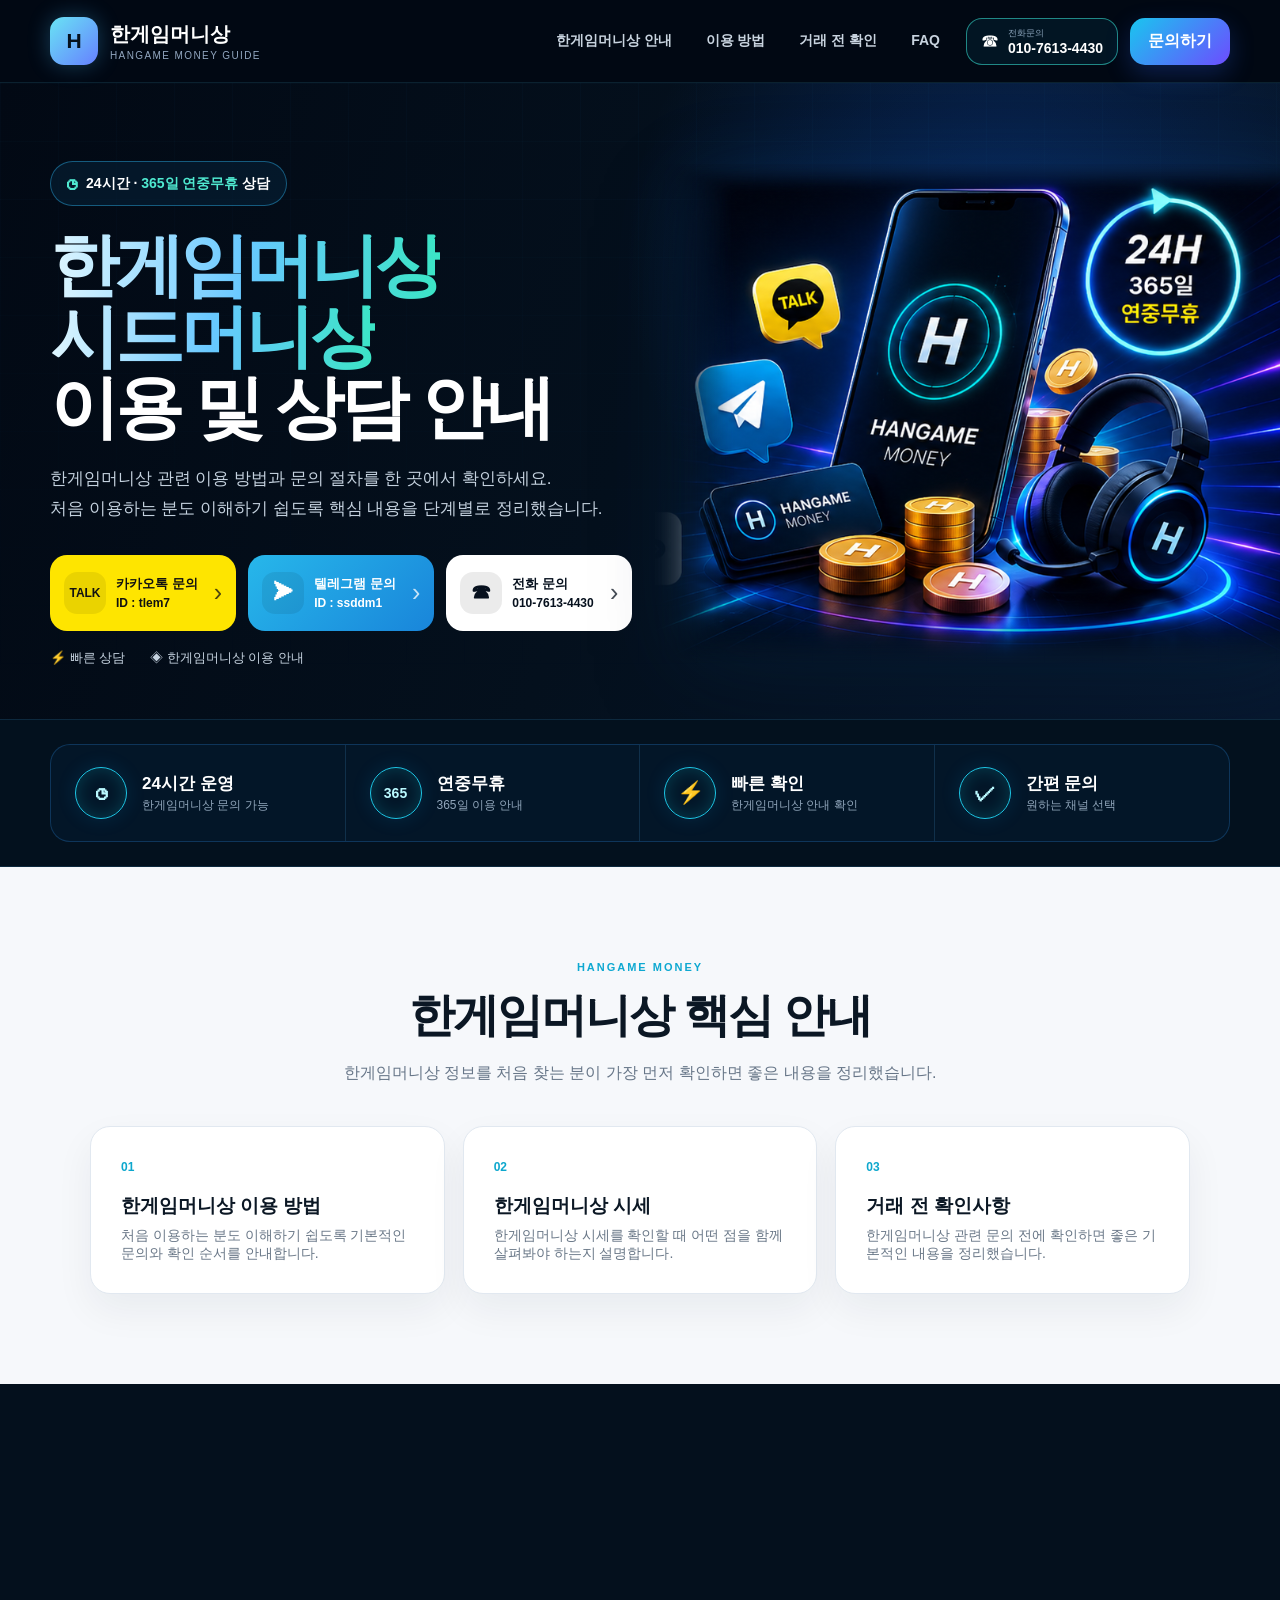
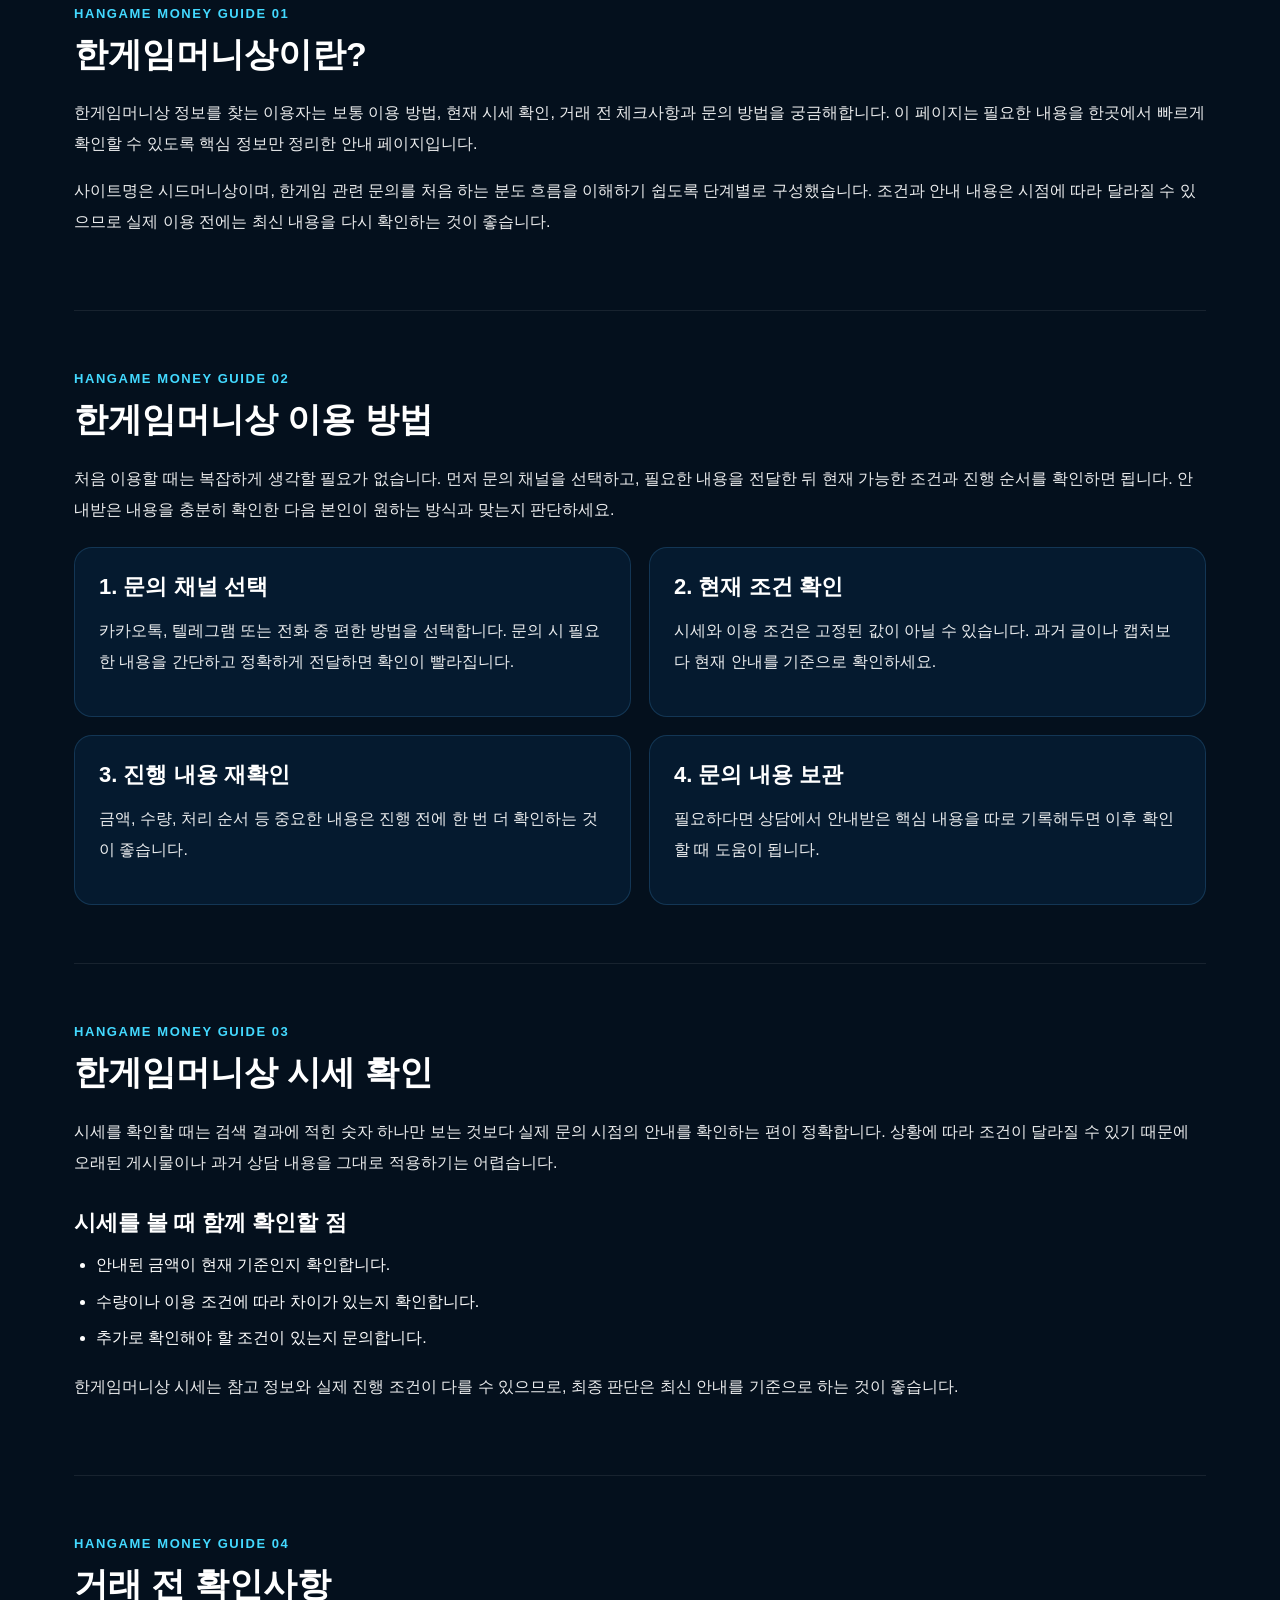
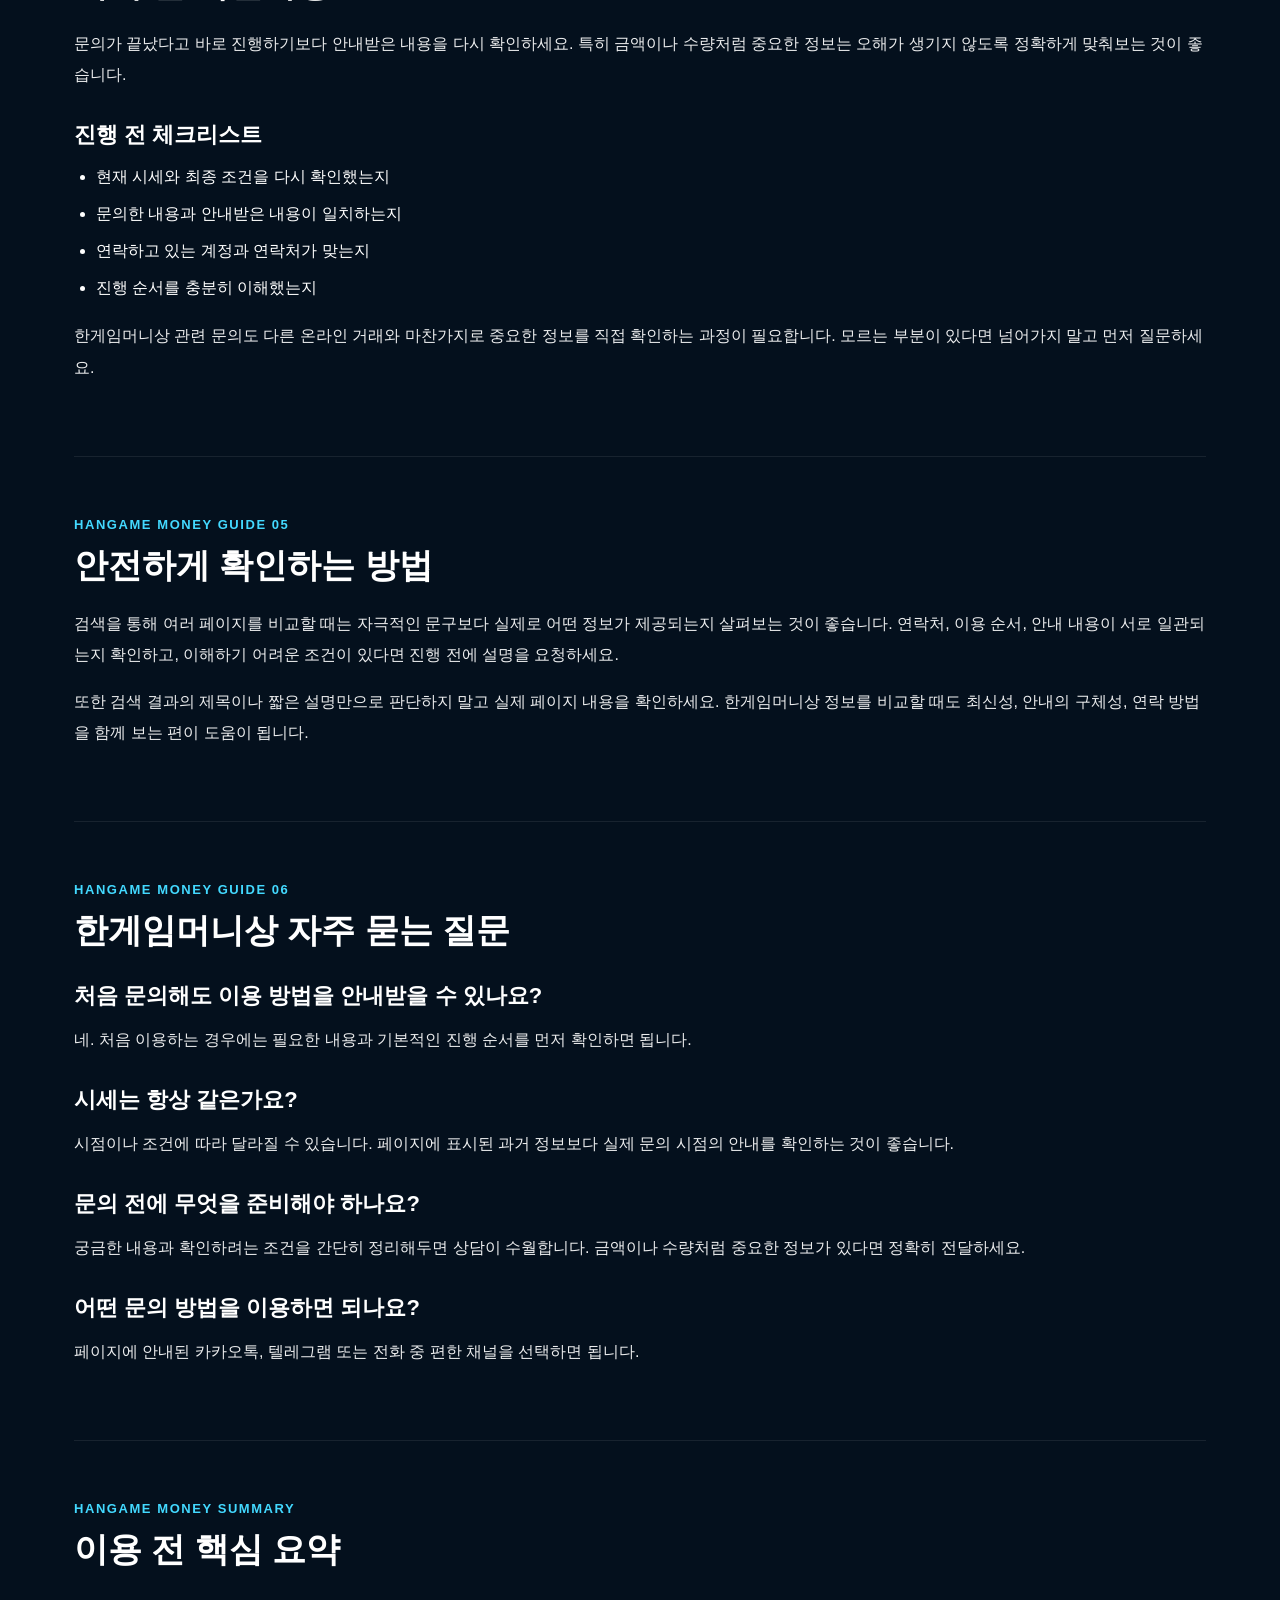
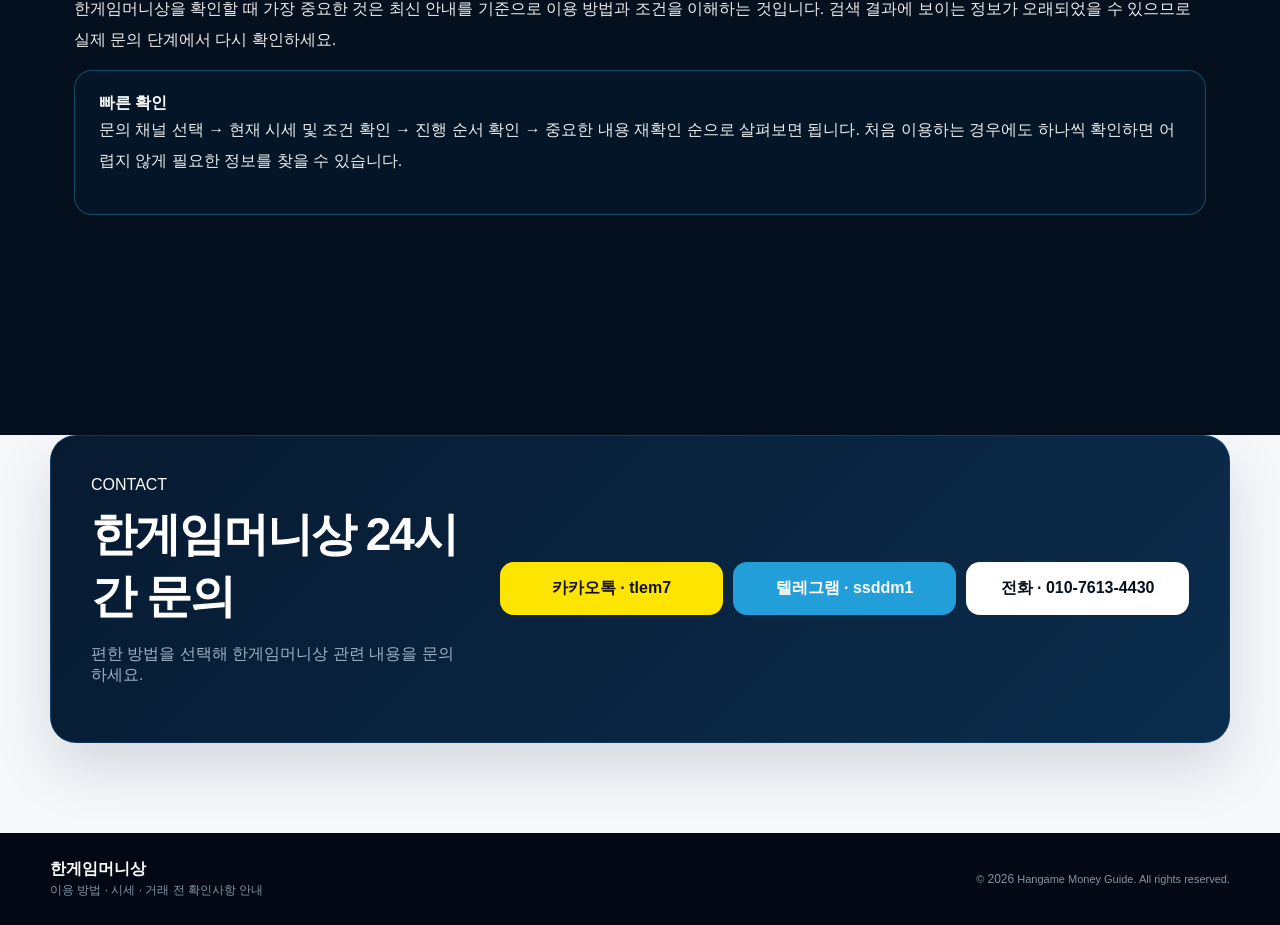
<file: index.html>
<!doctype html>
<html lang="ko">
<head>
<!-- Google tag (gtag.js) -->
<script async src="https://www.googletagmanager.com/gtag/js?id=G-CXNK01B557"></script>
<script>
  window.dataLayer = window.dataLayer || [];
  function gtag(){dataLayer.push(arguments);}
  gtag('js', new Date());
  gtag('config', 'G-CXNK01B557');
</script>
<meta charset="utf-8">
<meta name="viewport" content="width=device-width, initial-scale=1">
<title>한게임머니상 | 이용방법·시세·거래 전 확인사항</title>
<meta name="description" content="한게임머니상 이용방법, 시세 확인, 거래 전 확인사항, 상담 절차와 자주 묻는 질문을 자세히 안내합니다. 한게임머니상 정보를 한 곳에서 확인하세요.">
<meta name="keywords" content="한게임머니상">
<meta name="robots" content="index,follow,max-image-preview:large,max-snippet:-1,max-video-preview:-1">
<meta name="author" content="한게임머니상">
<meta name="theme-color" content="#020914">
<link rel="canonical" href="https://xmaos001-droid.github.io/hangame-money/">
<link rel="stylesheet" href="./styles.css">
<meta property="og:type" content="website">
<meta property="og:locale" content="ko_KR">
<meta property="og:title" content="한게임머니상 | 이용방법·시세·거래 전 확인사항">
<meta property="og:description" content="한게임머니상 이용방법과 시세, 거래 전 확인사항, 문의 절차를 자세히 확인하세요.">
<meta property="og:url" content="https://xmaos001-droid.github.io/hangame-money/">
<meta property="og:site_name" content="한게임머니상">
<script type="application/ld+json">
{
  "@context":"https://schema.org",
  "@graph":[
    {
      "@type":"WebSite",
      "url":"https://xmaos001-droid.github.io/hangame-money/",
      "name":"한게임머니상",
      "inLanguage":"ko-KR"
    },
    {
      "@type":"WebPage",
      "url":"https://xmaos001-droid.github.io/hangame-money/",
      "name":"한게임머니상 | 이용방법·시세·거래 전 확인사항",
      "description":"한게임머니상 이용방법, 시세 확인, 거래 전 확인사항과 문의 절차를 자세히 안내합니다.",
      "inLanguage":"ko-KR"
    }
  ]
}
</script>

<style>
.longform-wrap{max-width:1180px;margin:0 auto;padding:72px 24px}
.longform-section{padding:58px 0;border-bottom:1px solid rgba(255,255,255,.08)}
.longform-section:last-child{border-bottom:0}
.longform-section .kicker{display:inline-block;margin-bottom:12px;font-size:13px;font-weight:800;letter-spacing:.12em;color:#43d9ff}
.longform-section h2{margin:0 0 22px;font-size:34px;line-height:1.25}
.longform-section h3{margin:30px 0 12px;font-size:22px;line-height:1.4}
.longform-section p{margin:0 0 15px;font-size:16px;line-height:1.95;opacity:.92}
.longform-section ul{margin:12px 0 18px;padding-left:22px}
.longform-section li{margin:8px 0;line-height:1.8}
.keyword-note{padding:22px 24px;border:1px solid rgba(67,217,255,.28);border-radius:18px;background:rgba(5,27,49,.55)}
.article-grid{display:grid;grid-template-columns:repeat(2,minmax(0,1fr));gap:18px;margin-top:22px}
.article-card{padding:24px;border-radius:18px;background:rgba(8,35,61,.58);border:1px solid rgba(82,181,255,.18)}
.article-card h3{margin-top:0}
@media(max-width:760px){.article-grid{grid-template-columns:1fr}.longform-section h2{font-size:28px}}
</style>

</head>
<body>
<header class="header">
  <div class="wrap nav">
    <a href="#top" class="brand">
      <span class="brand-mark">H</span>
      <span class="brand-copy"><strong>한게임머니상</strong><small>HANGAME MONEY GUIDE</small></span>
    </a>
    <nav class="nav-links">
      <a href="#about">한게임머니상 안내</a>
      <a href="#guide">이용 방법</a>
      <a href="#check">거래 전 확인</a>
      <a href="#faq">FAQ</a>
    </nav>
    <div class="nav-actions">
      <a href="tel:01076134430" class="phone-chip">
        <span class="phone-icon">☎</span>
        <span><small>전화문의</small><strong>010-7613-4430</strong></span>
      </a>
      <a href="#contact" class="inquiry-btn">문의하기</a>
    </div>
  </div>
</header>

<main>
<section id="top" class="hero">
  <div class="wrap hero-grid">
    <div class="hero-copy">
      <div class="availability"><span class="clock">◷</span><span>24시간 · <b>365일 연중무휴</b> 상담</span></div>
     <h1>
  <span>한게임머니상</span><br>
  <span>시드머니상</span><br>
  이용 및 상담 안내
</h1>
      <p class="hero-desc">한게임머니상 관련 이용 방법과 문의 절차를 한 곳에서 확인하세요.<br>처음 이용하는 분도 이해하기 쉽도록 핵심 내용을 단계별로 정리했습니다.</p>
      <div class="cta-row">
        <button type="button" class="cta kakao" id="kakaoCopy"><span class="cta-icon">TALK</span><span class="cta-copy"><small>카카오톡 문의</small><strong>ID : tlem7</strong></span><span class="cta-arrow">›</span></button>
        <a class="cta telegram" href="https://t.me/ssddm1" target="_blank" rel="noopener"><span class="cta-icon plane">➤</span><span class="cta-copy"><small>텔레그램 문의</small><strong>ID : ssddm1</strong></span><span class="cta-arrow">›</span></a>
        <a class="cta phone" href="tel:01076134430"><span class="cta-icon phoneico">☎</span><span class="cta-copy"><small>전화 문의</small><strong>010-7613-4430</strong></span><span class="cta-arrow">›</span></a>
      </div>
      <div class="quick-row"><span>⚡ 빠른 상담</span><span>◈ 한게임머니상 이용 안내</span></div>
    </div>
    <div class="hero-art"><div class="art-glow"></div><img src="./hero-visual.png" alt="한게임머니상 이용 및 상담 안내"></div>
  </div>
</section>

<section class="feature-strip">
  <div class="wrap feature-grid">
    <article><span class="feature-icon">◷</span><div><strong>24시간 운영</strong><small>한게임머니상 문의 가능</small></div></article>
    <article><span class="feature-icon small-num">365</span><div><strong>연중무휴</strong><small>365일 이용 안내</small></div></article>
    <article><span class="feature-icon">⚡</span><div><strong>빠른 확인</strong><small>한게임머니상 안내 확인</small></div></article>
    <article><span class="feature-icon">✓</span><div><strong>간편 문의</strong><small>원하는 채널 선택</small></div></article>
  </div>
</section>

<section id="about" class="section light">
  <div class="wrap narrow">
    <div class="section-head"><span>HANGAME MONEY</span><h2>한게임머니상 핵심 안내</h2><p>한게임머니상 정보를 처음 찾는 분이 가장 먼저 확인하면 좋은 내용을 정리했습니다.</p></div>
    <div class="service-cards">
      <article><b>01</b><h3>한게임머니상 이용 방법</h3><p>처음 이용하는 분도 이해하기 쉽도록 기본적인 문의와 확인 순서를 안내합니다.</p></article>
      <article><b>02</b><h3>한게임머니상 시세</h3><p>한게임머니상 시세를 확인할 때 어떤 점을 함께 살펴봐야 하는지 설명합니다.</p></article>
      <article><b>03</b><h3>거래 전 확인사항</h3><p>한게임머니상 관련 문의 전에 확인하면 좋은 기본적인 내용을 정리했습니다.</p></article>
    </div>
  </div>
</section>
<section class="section dark"><div class="longform-wrap">

<article id="info1" class="longform-section">
  <span class="kicker">HANGAME MONEY GUIDE 01</span>
  <h2>한게임머니상이란?</h2>
  <p>한게임머니상 정보를 찾는 이용자는 보통 이용 방법, 현재 시세 확인, 거래 전 체크사항과 문의 방법을 궁금해합니다. 이 페이지는 필요한 내용을 한곳에서 빠르게 확인할 수 있도록 핵심 정보만 정리한 안내 페이지입니다.</p>
  <p>사이트명은 시드머니상이며, 한게임 관련 문의를 처음 하는 분도 흐름을 이해하기 쉽도록 단계별로 구성했습니다. 조건과 안내 내용은 시점에 따라 달라질 수 있으므로 실제 이용 전에는 최신 내용을 다시 확인하는 것이 좋습니다.</p>
</article>

<article id="guide" class="longform-section">
  <span class="kicker">HANGAME MONEY GUIDE 02</span>
  <h2>한게임머니상 이용 방법</h2>
  <p>처음 이용할 때는 복잡하게 생각할 필요가 없습니다. 먼저 문의 채널을 선택하고, 필요한 내용을 전달한 뒤 현재 가능한 조건과 진행 순서를 확인하면 됩니다. 안내받은 내용을 충분히 확인한 다음 본인이 원하는 방식과 맞는지 판단하세요.</p>
  <div class="article-grid">
    <div class="article-card"><h3>1. 문의 채널 선택</h3><p>카카오톡, 텔레그램 또는 전화 중 편한 방법을 선택합니다. 문의 시 필요한 내용을 간단하고 정확하게 전달하면 확인이 빨라집니다.</p></div>
    <div class="article-card"><h3>2. 현재 조건 확인</h3><p>시세와 이용 조건은 고정된 값이 아닐 수 있습니다. 과거 글이나 캡처보다 현재 안내를 기준으로 확인하세요.</p></div>
    <div class="article-card"><h3>3. 진행 내용 재확인</h3><p>금액, 수량, 처리 순서 등 중요한 내용은 진행 전에 한 번 더 확인하는 것이 좋습니다.</p></div>
    <div class="article-card"><h3>4. 문의 내용 보관</h3><p>필요하다면 상담에서 안내받은 핵심 내용을 따로 기록해두면 이후 확인할 때 도움이 됩니다.</p></div>
  </div>
</article>

<article id="price" class="longform-section">
  <span class="kicker">HANGAME MONEY GUIDE 03</span>
  <h2>한게임머니상 시세 확인</h2>
  <p>시세를 확인할 때는 검색 결과에 적힌 숫자 하나만 보는 것보다 실제 문의 시점의 안내를 확인하는 편이 정확합니다. 상황에 따라 조건이 달라질 수 있기 때문에 오래된 게시물이나 과거 상담 내용을 그대로 적용하기는 어렵습니다.</p>
  <h3>시세를 볼 때 함께 확인할 점</h3>
  <ul>
    <li>안내된 금액이 현재 기준인지 확인합니다.</li>
    <li>수량이나 이용 조건에 따라 차이가 있는지 확인합니다.</li>
    <li>추가로 확인해야 할 조건이 있는지 문의합니다.</li>
  </ul>
  <p>한게임머니상 시세는 참고 정보와 실제 진행 조건이 다를 수 있으므로, 최종 판단은 최신 안내를 기준으로 하는 것이 좋습니다.</p>
</article>

<article id="check" class="longform-section">
  <span class="kicker">HANGAME MONEY GUIDE 04</span>
  <h2>거래 전 확인사항</h2>
  <p>문의가 끝났다고 바로 진행하기보다 안내받은 내용을 다시 확인하세요. 특히 금액이나 수량처럼 중요한 정보는 오해가 생기지 않도록 정확하게 맞춰보는 것이 좋습니다.</p>
  <h3>진행 전 체크리스트</h3>
  <ul>
    <li>현재 시세와 최종 조건을 다시 확인했는지</li>
    <li>문의한 내용과 안내받은 내용이 일치하는지</li>
    <li>연락하고 있는 계정과 연락처가 맞는지</li>
    <li>진행 순서를 충분히 이해했는지</li>
  </ul>
  <p>한게임머니상 관련 문의도 다른 온라인 거래와 마찬가지로 중요한 정보를 직접 확인하는 과정이 필요합니다. 모르는 부분이 있다면 넘어가지 말고 먼저 질문하세요.</p>
</article>

<article id="safety" class="longform-section">
  <span class="kicker">HANGAME MONEY GUIDE 05</span>
  <h2>안전하게 확인하는 방법</h2>
  <p>검색을 통해 여러 페이지를 비교할 때는 자극적인 문구보다 실제로 어떤 정보가 제공되는지 살펴보는 것이 좋습니다. 연락처, 이용 순서, 안내 내용이 서로 일관되는지 확인하고, 이해하기 어려운 조건이 있다면 진행 전에 설명을 요청하세요.</p>
  <p>또한 검색 결과의 제목이나 짧은 설명만으로 판단하지 말고 실제 페이지 내용을 확인하세요. 한게임머니상 정보를 비교할 때도 최신성, 안내의 구체성, 연락 방법을 함께 보는 편이 도움이 됩니다.</p>
</article>

<article id="faq" class="longform-section">
  <span class="kicker">HANGAME MONEY GUIDE 06</span>
  <h2>한게임머니상 자주 묻는 질문</h2>
  <h3>처음 문의해도 이용 방법을 안내받을 수 있나요?</h3>
  <p>네. 처음 이용하는 경우에는 필요한 내용과 기본적인 진행 순서를 먼저 확인하면 됩니다.</p>
  <h3>시세는 항상 같은가요?</h3>
  <p>시점이나 조건에 따라 달라질 수 있습니다. 페이지에 표시된 과거 정보보다 실제 문의 시점의 안내를 확인하는 것이 좋습니다.</p>
  <h3>문의 전에 무엇을 준비해야 하나요?</h3>
  <p>궁금한 내용과 확인하려는 조건을 간단히 정리해두면 상담이 수월합니다. 금액이나 수량처럼 중요한 정보가 있다면 정확히 전달하세요.</p>
  <h3>어떤 문의 방법을 이용하면 되나요?</h3>
  <p>페이지에 안내된 카카오톡, 텔레그램 또는 전화 중 편한 채널을 선택하면 됩니다.</p>
</article>

<article id="summary" class="longform-section">
  <span class="kicker">HANGAME MONEY SUMMARY</span>
  <h2>이용 전 핵심 요약</h2>
  <p>한게임머니상을 확인할 때 가장 중요한 것은 최신 안내를 기준으로 이용 방법과 조건을 이해하는 것입니다. 검색 결과에 보이는 정보가 오래되었을 수 있으므로 실제 문의 단계에서 다시 확인하세요.</p>
  <div class="keyword-note">
    <strong>빠른 확인</strong>
    <p>문의 채널 선택 → 현재 시세 및 조건 확인 → 진행 순서 확인 → 중요한 내용 재확인 순으로 살펴보면 됩니다. 처음 이용하는 경우에도 하나씩 확인하면 어렵지 않게 필요한 정보를 찾을 수 있습니다.</p>
  </div>
</article>

</div></section>

<section id="contact" class="contact-section">
  <div class="wrap contact-box">
    <div><span>CONTACT</span><h2>한게임머니상 24시간 문의</h2><p>편한 방법을 선택해 한게임머니상 관련 내용을 문의하세요.</p></div>
    <div class="contact-buttons">
      <button type="button" class="contact-btn kakao" id="kakaoCopy2">카카오톡 · tlem7</button>
      <a class="contact-btn telegram" href="https://t.me/ssddm1" target="_blank" rel="noopener">텔레그램 · ssddm1</a>
      <a class="contact-btn phone" href="tel:01076134430">전화 · 010-7613-4430</a>
    </div>
  </div>
</section>
</main>

<footer class="footer">
  <div class="wrap footer-inner">
    <div><strong>한게임머니상</strong><span>이용 방법 · 시세 · 거래 전 확인사항 안내</span></div>
    <small>© <span id="year"></span> Hangame Money Guide. All rights reserved.</small>
  </div>
</footer>
<div class="toast" id="toast">카카오톡 ID tlem7이 복사되었습니다.</div>
<script src="./script.js"></script>
</body>
</html>
</file>
<file: styles.css>
*{box-sizing:border-box}
html{scroll-behavior:smooth}
body{margin:0;background:#020914;color:#fff;font-family:Pretendard,"Noto Sans KR",-apple-system,BlinkMacSystemFont,"Segoe UI",sans-serif}
a{text-decoration:none;color:inherit}
button{font:inherit}
.wrap{width:min(1180px,calc(100% - 36px));margin:0 auto}
.header{position:sticky;top:0;z-index:50;background:rgba(2,9,20,.95);backdrop-filter:blur(18px);border-bottom:1px solid rgba(87,209,255,.12)}
.nav{height:82px;display:flex;align-items:center;gap:26px}
.brand{display:flex;align-items:center;gap:12px;min-width:265px}
.brand-mark{width:48px;height:48px;border-radius:14px;display:grid;place-items:center;background:linear-gradient(135deg,#69e4f4,#6680ff);color:#06111e;font-weight:900;font-size:21px;box-shadow:0 0 22px rgba(73,185,255,.3)}
.brand-copy strong{display:block;font-size:20px}
.brand-copy small{display:block;margin-top:2px;color:#92a7c1;font-size:10px;letter-spacing:1.4px}
.nav-links{margin-left:auto;display:flex;gap:34px;font-size:14px;font-weight:800;color:#c8d3df}
.nav-links a:hover{color:#fff}
.nav-actions{display:flex;align-items:center;gap:12px}
.phone-chip{display:flex;align-items:center;gap:9px;padding:8px 14px;border-radius:16px;border:1px solid rgba(58,231,217,.55);background:rgba(5,35,52,.52)}
.phone-icon{font-size:18px}
.phone-chip small{display:block;color:#8ba4bb;font-size:9px}
.phone-chip strong{display:block;font-size:14px}
.inquiry-btn{padding:13px 18px;border-radius:15px;background:linear-gradient(135deg,#19c6ef,#6d4cff);font-weight:900;box-shadow:0 9px 24px rgba(48,101,255,.25)}

.hero{position:relative;overflow:hidden;padding:78px 0 52px;background:
radial-gradient(circle at 78% 28%,rgba(18,101,255,.26),transparent 34%),
linear-gradient(110deg,#020914 0%,#04101d 50%,#07182f 100%)}
.hero:before{content:"";position:absolute;inset:0;background-image:linear-gradient(rgba(78,183,255,.025) 1px,transparent 1px),linear-gradient(90deg,rgba(78,183,255,.025) 1px,transparent 1px);background-size:58px 58px;mask-image:linear-gradient(to bottom,black,transparent)}
.hero-grid{position:relative;display:grid;grid-template-columns:1.02fr .98fr;gap:38px;align-items:center}
.availability{display:inline-flex;align-items:center;gap:9px;padding:10px 16px;border:1px solid rgba(49,192,255,.4);border-radius:999px;background:rgba(7,37,61,.5);font-size:14px;font-weight:800}
.availability .clock{color:#4fe9d0;font-size:20px}
.availability b{color:#4fe9d0}
.hero h1{margin:24px 0 20px;font-size:clamp(48px,5.4vw,74px);line-height:1.03;letter-spacing:-4px}
.hero h1 span{background:linear-gradient(90deg,#dff6ff 0,#67c8ff 50%,#3be5c5 100%);-webkit-background-clip:text;background-clip:text;color:transparent}
.hero-desc{margin:0;color:#c4d1de;font-size:17px;line-height:1.8;word-break:keep-all}
.cta-row{display:grid;grid-template-columns:repeat(3,1fr);gap:12px;margin-top:30px}
.cta{min-height:76px;display:flex;align-items:center;gap:10px;padding:12px 14px;border:0;border-radius:17px;cursor:pointer;transition:.2s transform,.2s box-shadow}
.cta:hover{transform:translateY(-3px)}
.cta.kakao{background:#fee500;color:#111}
.cta.telegram{background:linear-gradient(135deg,#27b7ea,#1985da);color:#fff}
.cta.phone{background:#fff;color:#07111e}
.cta-icon{flex:0 0 42px;height:42px;border-radius:13px;display:grid;place-items:center;background:rgba(0,0,0,.08);font-weight:900;font-size:12px}
.cta-icon.plane,.cta-icon.phoneico{font-size:20px}
.cta-copy{min-width:0;text-align:left}
.cta-copy small{display:block;font-size:13px;font-weight:900}
.cta-copy strong{display:block;margin-top:3px;font-size:12px;white-space:nowrap}
.cta-arrow{margin-left:auto;font-size:25px;opacity:.75}
.quick-row{display:flex;gap:25px;margin-top:18px;color:#c7d4e1;font-size:13px}

.hero-art{position:relative;min-height:480px;display:flex;align-items:center;justify-content:center;overflow:visible}
.art-glow{position:absolute;width:92%;height:82%;border-radius:50%;background:radial-gradient(circle,rgba(38,144,255,.22),rgba(31,237,208,.06) 45%,transparent 72%);filter:blur(18px)}
.hero-art img{position:relative;width:118%;max-width:680px;height:auto;display:block;object-fit:contain;filter:drop-shadow(0 28px 46px rgba(0,0,0,.28)) drop-shadow(0 0 38px rgba(26,139,255,.16));margin-right:-9%}

.feature-strip{background:#03111e;border-top:1px solid rgba(72,181,255,.14);border-bottom:1px solid rgba(72,181,255,.14);padding:24px 0}
.feature-grid{display:grid;grid-template-columns:repeat(4,1fr);border:1px solid rgba(45,149,238,.25);border-radius:20px;overflow:hidden;background:rgba(5,29,51,.54)}
.feature-grid article{display:flex;align-items:center;gap:15px;padding:22px 24px;border-right:1px solid rgba(77,165,231,.18)}
.feature-grid article:last-child{border-right:0}
.feature-icon{width:52px;height:52px;border-radius:50%;display:grid;place-items:center;border:1px solid #1dc7e6;color:#b9f9ff;font-size:22px;font-weight:900;box-shadow:inset 0 0 18px rgba(19,213,231,.2),0 0 20px rgba(20,164,255,.13)}
.feature-icon.small-num{font-size:14px}
.feature-grid strong{display:block;font-size:17px}
.feature-grid small{display:block;margin-top:2px;color:#92a7bc;font-size:12px}

.section{padding:90px 0}
.light{background:#f6f8fb;color:#0b1724}
.dark{background:#04101d}
.narrow{max-width:1100px}
.section-head{text-align:center;margin-bottom:42px}
.section-head>span,.eyebrow{font-size:11px;letter-spacing:2px;font-weight:900;color:#0ea8d1}
.section-head h2,.guide-grid h2,.contact-box h2{font-size:clamp(32px,4vw,46px);letter-spacing:-2px;margin:10px 0}
.section-head p{color:#677688}
.service-cards{display:grid;grid-template-columns:repeat(3,1fr);gap:18px}
.service-cards article{padding:30px;border:1px solid #e1e8f0;background:#fff;border-radius:20px;box-shadow:0 16px 38px rgba(10,31,54,.06)}
.service-cards b{font-size:12px;color:#0da7cd}
.service-cards h3{margin:18px 0 8px}
.service-cards p{margin:0;color:#6a7888;font-size:14px}
.guide-grid{display:grid;grid-template-columns:.8fr 1.2fr;gap:70px}
.guide-grid>div:first-child p{color:#90a5b9;max-width:420px}
.steps{display:grid;gap:12px}
.steps article{display:flex;gap:17px;padding:22px;border-radius:18px;background:rgba(255,255,255,.04);border:1px solid rgba(255,255,255,.08)}
.steps article>span{flex:0 0 48px;height:48px;border-radius:14px;display:grid;place-items:center;background:linear-gradient(135deg,#257eff,#3fe3c4);color:#061120;font-weight:900}
.steps h3{margin:0 0 4px}
.steps p{margin:0;color:#91a5b9;font-size:14px}
.faq-wrap{max-width:900px}
.faq-wrap details{background:#fff;border:1px solid #e1e8f0;border-radius:16px;margin-bottom:12px;padding:0 22px}
.faq-wrap summary{cursor:pointer;font-weight:800;padding:20px 0}
.faq-wrap details p{color:#667587;margin:0;padding:0 0 20px}

.contact-section{padding:0 0 90px;background:#f6f8fb}
.contact-box{background:linear-gradient(135deg,#071a31,#0b2d4d);border:1px solid rgba(42,174,255,.18);border-radius:26px;padding:40px;color:#fff;display:grid;grid-template-columns:.7fr 1.3fr;gap:38px;align-items:center;box-shadow:0 25px 60px rgba(9,29,50,.14)}
.contact-box p{color:#9eb2c5}
.contact-buttons{display:grid;grid-template-columns:repeat(3,1fr);gap:10px}
.contact-btn{border:0;border-radius:14px;padding:16px;font-weight:900;text-align:center;cursor:pointer}
.contact-btn.kakao{background:#fee500;color:#111}
.contact-btn.telegram{background:#229ed9;color:#fff}
.contact-btn.phone{background:#fff;color:#07111e}

.footer{background:#020914;color:#8294a6}
.footer-inner{min-height:92px;display:flex;align-items:center;justify-content:space-between}
.footer strong{display:block;color:#fff}
.footer span{font-size:12px}
.footer small{font-size:11px}
.toast{position:fixed;left:50%;bottom:25px;transform:translate(-50%,20px);opacity:0;pointer-events:none;padding:12px 18px;border-radius:12px;background:#fff;color:#07111f;font-weight:800;box-shadow:0 14px 35px rgba(0,0,0,.25);transition:.25s;z-index:100}
.toast.show{opacity:1;transform:translate(-50%,0)}

@media(max-width:980px){
  .nav-links{display:none}
  .nav-actions{margin-left:auto}
  .hero-grid{grid-template-columns:1fr}
  .hero-art{min-height:auto}
  .hero-art img{width:100%;max-width:760px;margin-right:0}
  .feature-grid{grid-template-columns:1fr 1fr}
  .feature-grid article:nth-child(2){border-right:0}
  .feature-grid article:nth-child(-n+2){border-bottom:1px solid rgba(77,165,231,.18)}
  .guide-grid{grid-template-columns:1fr}
  .contact-box{grid-template-columns:1fr}
}
@media(max-width:720px){
  .brand{min-width:0}
  .brand-copy small{display:none}
  .nav-actions{display:none}
  .hero{padding:58px 0 46px}
  .hero h1{font-size:46px;letter-spacing:-2.6px}
  .hero-desc br{display:none}
  .cta-row{grid-template-columns:1fr}
  .feature-grid{grid-template-columns:1fr}
  .feature-grid article{border-right:0;border-bottom:1px solid rgba(77,165,231,.18)}
  .feature-grid article:last-child{border-bottom:0}
  .service-cards{grid-template-columns:1fr}
  .contact-buttons{grid-template-columns:1fr}
  .footer-inner{flex-direction:column;justify-content:center;align-items:flex-start;gap:10px}
}
</file>
